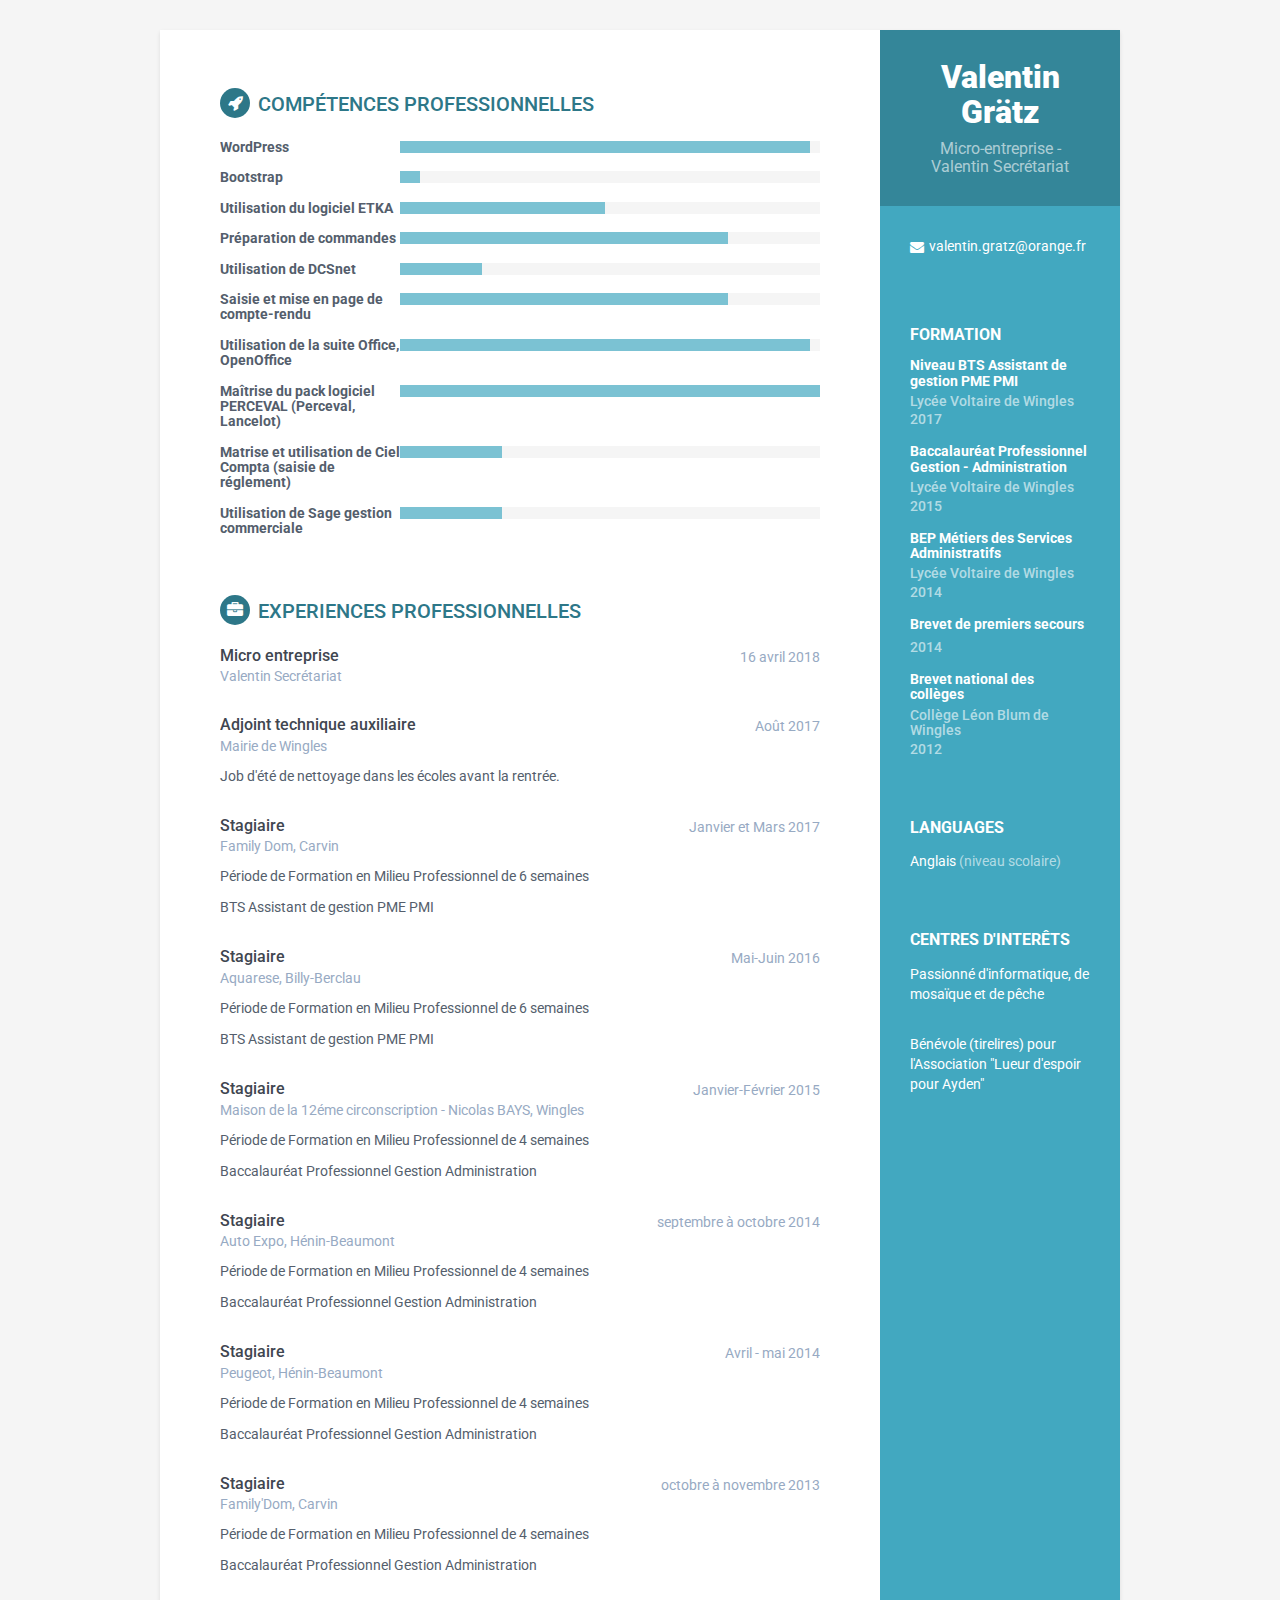
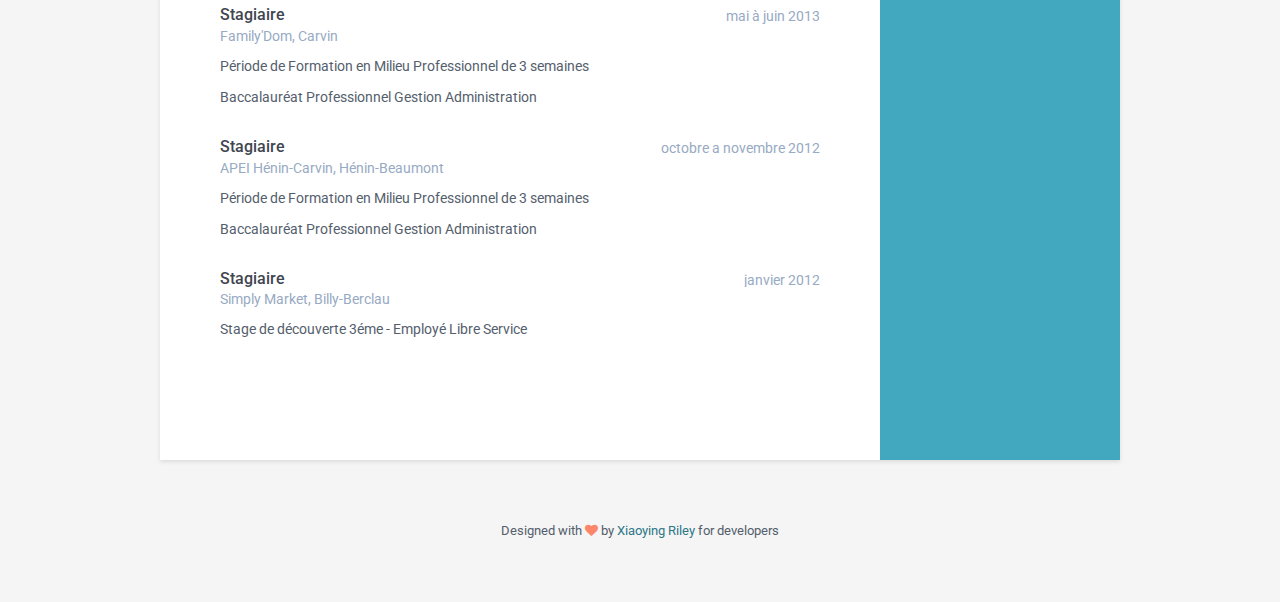
<file: e-cv/v0.1/index.html>
<!DOCTYPE html>
<!--[if IE 8]> <html lang="en" class="ie8"> <![endif]-->  
<!--[if IE 9]> <html lang="en" class="ie9"> <![endif]-->  
<!--[if !IE]><!--> <html lang="en"> <!--<![endif]-->  
<head>
    <title>Valentin Grätz - e-cv</title>
    <!-- Meta -->
    <meta charset="utf-8">
    <meta http-equiv="X-UA-Compatible" content="IE=edge">
    <meta name="viewport" content="width=device-width, initial-scale=1.0">
    <meta name="description" content="Responsive HTML5 Resume/CV Template for Developers">
    <meta name="author" content="Xiaoying Riley at 3rd Wave Media">    
     
    <link href='https://fonts.googleapis.com/css?family=Roboto:400,500,400italic,300italic,300,500italic,700,700italic,900,900italic' rel='stylesheet' type='text/css'>
    <!-- Global CSS -->
    <link rel="stylesheet" href="assets/plugins/bootstrap/css/bootstrap.min.css">   
    <!-- Plugins CSS -->
    <link rel="stylesheet" href="assets/plugins/font-awesome/css/font-awesome.css">
    
    <!-- Theme CSS -->  
    <link id="theme-style" rel="stylesheet" href="assets/css/styles.css">
    <!-- HTML5 shim and Respond.js for IE8 support of HTML5 elements and media queries -->
    <!--[if lt IE 9]>
      <script src="https://oss.maxcdn.com/html5shiv/3.7.2/html5shiv.min.js"></script>
      <script src="https://oss.maxcdn.com/respond/1.4.2/respond.min.js"></script>
    <![endif]-->
</head> 

<body>
    <div class="wrapper">
        <div class="sidebar-wrapper">
            <div class="profile-container">
                <h1 class="name">Valentin Grätz</h1>
                <h3 class="tagline">Micro-entreprise - Valentin Secrétariat</h3>
            </div><!--//profile-container-->
            
            <div class="contact-container container-block">
                <ul class="list-unstyled contact-list">
                    <li class="email"><i class="fa fa-envelope"></i><a href="mailto: valentin.gratz@orange.fr">valentin.gratz@orange.fr</a></li>
                </ul>
            </div><!--//contact-container-->
            <div class="education-container container-block">
                <h2 class="container-block-title">FORMATION</h2>
                <div class="item">
                    <h4 class="degree">Niveau BTS Assistant de gestion PME PMI</h4>
                    <h5 class="meta">Lycée Voltaire de Wingles</h5>
                    <div class="time">2017</div>
                </div><!--//item-->
                <div class="item">
                    <h4 class="degree">Baccalauréat Professionnel Gestion - Administration</h4>
                    <h5 class="meta">Lycée Voltaire de Wingles</h5>
                    <div class="time">2015</div>
                </div><!--//item-->
                 <div class="item">
                    <h4 class="degree">BEP Métiers des Services Administratifs</h4>
                    <h5 class="meta">Lycée Voltaire de Wingles</h5>
                    <div class="time">2014</div>
                </div><!--//item-->
                <div class="item">
                    <h4 class="degree">Brevet de premiers secours</h4>
                    <div class="time">2014</div>
                </div><!--//item-->
                <div class="item">
                    <h4 class="degree">Brevet national des collèges</h4>
                    <h5 class="meta">Collège Léon Blum de Wingles</h5>
                    <div class="time">2012</div>
                </div><!--//item-->
            </div><!--//education-container-->
            
            <div class="languages-container container-block">
                <h2 class="container-block-title">Languages</h2>
                <ul class="list-unstyled interests-list">
                    <li>Anglais <span class="lang-desc">(niveau scolaire)</span></li>
                </ul>
            </div><!--//interests-->
            
            <div class="interests-container container-block">
                <h2 class="container-block-title">Centres d'interêts</h2>
                <ul class="list-unstyled interests-list">
                    <li>Passionné d'informatique, de mosaïque et de pêche</li>
<br />
                    <li>Bénévole (tirelires) pour l'Association "Lueur d'espoir pour Ayden"</li>
                </ul>
            </div><!--//interests-->
            
        </div><!--//sidebar-wrapper-->
        
        <div class="main-wrapper">

            
            <section class="skills-section section">
                <h2 class="section-title"><i class="fa fa-rocket"></i>Compétences Professionnelles</h2>
                <div class="skillset">        

           		              <div class="item">
                        <h3 class="level-title">WordPress</h3>
                        <div class="level-bar">
                            <div class="level-bar-inner" data-level="100%">
                            </div>                                      
                        </div><!--//level-bar-->                                 
                    </div><!--//item-->
                       <div class="item">
                        <h3 class="level-title">Bootstrap</h3>
                        <div class="level-bar">
                            <div class="level-bar-inner" data-level="5%">
                            </div>                                      
                        </div><!--//level-bar-->                                 
                    </div><!--//item-->
                               		              <div class="item">
                        <h3 class="level-title">Utilisation du logiciel ETKA</h3>
                        <div class="level-bar">
                            <div class="level-bar-inner" data-level="50%">
                            </div>                                      
                        </div><!--//level-bar-->                                 
                    </div><!--//item-->
                               		              <div class="item">
                        <h3 class="level-title">Préparation de commandes</h3>
                        <div class="level-bar">
                            <div class="level-bar-inner" data-level="80%">
                            </div>                                      
                        </div><!--//level-bar-->                                 
                    </div><!--//item-->
                               		              <div class="item">
                        <h3 class="level-title">Utilisation de DCSnet</h3>
                        <div class="level-bar">
                            <div class="level-bar-inner" data-level="20%">
                            </div>                                      
                        </div><!--//level-bar-->                                 
                    </div><!--//item-->
                               		              <div class="item">
                        <h3 class="level-title">Saisie et mise en page de compte-rendu</h3>
                        <div class="level-bar">
                            <div class="level-bar-inner" data-level="80%">
                            </div>                                      
                        </div><!--//level-bar-->                                 
                    </div><!--//item-->
                               		              <div class="item">
                        <h3 class="level-title">Utilisation de la suite Office, OpenOffice</h3>
                        <div class="level-bar">
                            <div class="level-bar-inner" data-level="100%">
                            </div>                                      
                        </div><!--//level-bar-->                                 
                    </div><!--//item-->
                               		              <div class="item">
                        <h3 class="level-title">Maîtrise du pack logiciel PERCEVAL (Perceval, Lancelot)</h3>
                        <div class="level-bar">
                            <div class="level-bar-inner" data-level="500%">
                            </div>                                      
                        </div><!--//level-bar-->                                 
                    </div><!--//item-->
                               		              <div class="item">
                        <h3 class="level-title">Matrise et utilisation de Ciel Compta (saisie de réglement)</h3>
                        <div class="level-bar">
                            <div class="level-bar-inner" data-level="25%">
                            </div>                                      
                        </div><!--//level-bar-->                                 
                    </div><!--//item-->
                               		              <div class="item">
                        <h3 class="level-title">Utilisation de Sage gestion commerciale</h3>
                        <div class="level-bar">
                            <div class="level-bar-inner" data-level="25%">
                            </div>                                      
                        </div><!--//level-bar-->                                 
                    </div><!--//item-->
                    

                    
                </div>  
            </section><!--//skills-section-->
            </section><!--//section-->
            
            <section class="section experiences-section">
                <h2 class="section-title"><i class="fa fa-briefcase"></i>EXPERIENCES PROFESSIONNELLES</h2>

                <div class="item">
                    <div class="meta">
                        <div class="upper-row">
                            <h3 class="job-title">Micro entreprise</h3>
                            <div class="time">16 avril 2018</div>
                        </div><!--//upper-row-->
                        <div class="company">Valentin Secrétariat</div>
                    </div><!--//meta-->
                    <div class="details">
                        <p></p>  
                    </div><!--//details-->
                </div><!--//item-->
                
                <div class="item">
                    <div class="meta">
                        <div class="upper-row">
                            <h3 class="job-title">Adjoint technique auxiliaire</h3>
                            <div class="time">Août 2017</div>
                        </div><!--//upper-row-->
                        <div class="company">Mairie de Wingles</div>
                    </div><!--//meta-->
                    <div class="details">
                        <p>Job d'été de nettoyage dans les écoles avant la rentrée. </p>  
                    </div><!--//details-->
                </div><!--//item-->
                
                <div class="item">
                    <div class="meta">
                        <div class="upper-row">
                            <h3 class="job-title">Stagiaire</h3>
                            <div class="time">Janvier et Mars 2017</div>
                        </div><!--//upper-row-->
                        <div class="company">Family Dom, Carvin</div>
                    </div><!--//meta-->
                    <div class="details">
                        <p>Période de Formation en Milieu Professionnel de 6 semaines</p>                        <p>BTS Assistant de gestion PME PMI</p>  
                        
                    </div><!--//details-->
                </div><!--//item-->
                
                <div class="item">
                    <div class="meta">
                        <div class="upper-row">
                            <h3 class="job-title">Stagiaire</h3>
                            <div class="time">Mai-Juin 2016</div>
                        </div><!--//upper-row-->
                        <div class="company">Aquarese, Billy-Berclau</div>
                    </div><!--//meta-->
                    <div class="details">
                        <p>Période de Formation en Milieu Professionnel de 6 semaines</p>				<p>BTS Assistant de gestion PME PMI</p>
                    </div><!--//details-->
                </div><!--//item-->

                                <div class="item">
                    <div class="meta">
                        <div class="upper-row">
                            <h3 class="job-title">Stagiaire</h3>
                            <div class="time">Janvier-Février 2015</div>
                        </div><!--//upper-row-->
                        <div class="company">Maison de la 12éme circonscription - Nicolas BAYS, Wingles</div>
                                                <p>Période de Formation en Milieu Professionnel de 4 semaines </p>	<p>Baccalauréat Professionnel Gestion Administration</p>
                    </div><!--//meta-->
                    <div class="details">

                    </div><!--//details-->
                </div><!--//item-->

                                <div class="item">
                    <div class="meta">
                        <div class="upper-row">
                            <h3 class="job-title">Stagiaire</h3>
                            <div class="time">septembre à octobre 2014</div>
                        </div><!--//upper-row-->
                        <div class="company">Auto Expo, Hénin-Beaumont</div>
                    </div><!--//meta-->
                    <div class="details">
                        <p>Période de Formation en Milieu Professionnel de 4 semaines</p> 	<p>Baccalauréat Professionnel Gestion Administration</p>

                    </div><!--//details-->
                </div><!--//item-->

                                <div class="item">
                    <div class="meta">
                        <div class="upper-row">
                            <h3 class="job-title">Stagiaire</h3>
                            <div class="time">Avril - mai 2014</div>
                        </div><!--//upper-row-->
                        <div class="company">Peugeot, Hénin-Beaumont</div>
                    </div><!--//meta-->
                    <div class="details">
                        <p>Période de Formation en Milieu Professionnel de 4 semaines</p> 	<p>Baccalauréat Professionnel Gestion Administration</p>
                    </div><!--//details-->
                </div><!--//item-->

                                <div class="item">
                    <div class="meta">
                        <div class="upper-row">
                            <h3 class="job-title">Stagiaire</h3>
                            <div class="time">octobre à novembre 2013</div>
                        </div><!--//upper-row-->
                        <div class="company">Family'Dom, Carvin</div>
                    </div><!--//meta-->
                    <div class="details">
                        <p>Période de Formation en Milieu Professionnel de 4 semaines</p> 	<p>Baccalauréat Professionnel Gestion Administration</p>
                    </div><!--//details-->
                </div><!--//item-->

                                <div class="item">
                    <div class="meta">
                        <div class="upper-row">
                            <h3 class="job-title">Stagiaire</h3>
                            <div class="time">mai à juin 2013</div>
                        </div><!--//upper-row-->
                        <div class="company">Family'Dom, Carvin</div>
                    </div><!--//meta-->
                    <div class="details">
                        <p>Période de Formation en Milieu Professionnel de 3 semaines</p> 	<p>Baccalauréat Professionnel Gestion Administration</p>
                    </div><!--//details-->
                </div><!--//item-->

                                <div class="item">
                    <div class="meta">
                        <div class="upper-row">
                            <h3 class="job-title">Stagiaire</h3>
                            <div class="time">octobre a novembre 2012</div>
                        </div><!--//upper-row-->
                        <div class="company">APEI Hénin-Carvin, Hénin-Beaumont</div>
                    </div><!--//meta-->
                    <div class="details">
                        <p>Période de Formation en Milieu Professionnel de 3 semaines </p> 	<p>Baccalauréat Professionnel Gestion Administration</p>
                    </div><!--//details-->
                </div><!--//item-->

                                <div class="item">
                    <div class="meta">
                        <div class="upper-row">
                            <h3 class="job-title">Stagiaire</h3>
                            <div class="time">janvier 2012</div>
                        </div><!--//upper-row-->
                        <div class="company">Simply Market, Billy-Berclau</div>
                    </div><!--//meta-->
                    <div class="details">
                        <p>Stage de découverte 3éme - Employé Libre Service</p>
                    </div><!--//details-->
                </div><!--//item-->
                
            </section><!--//section-->
            

            
        </div><!--//main-body-->
    </div>
 
    <footer class="footer">
        <div class="text-center">
                <!--/* This template is released under the Creative Commons Attribution 3.0 License. Please keep the attribution link below when using for your own project. Thank you for your support. :) If you'd like to use the template without the attribution, you can check out other license options via our website: themes.3rdwavemedia.com */-->
                <small class="copyright">Designed with <i class="fa fa-heart"></i> by <a href="http://themes.3rdwavemedia.com" target="_blank">Xiaoying Riley</a> for developers</small>
        </div><!--//container-->
    </footer><!--//footer-->
 
    <!-- Javascript -->          
    <script type="text/javascript" src="assets/plugins/jquery-1.11.3.min.js"></script>
    <script type="text/javascript" src="assets/plugins/bootstrap/js/bootstrap.min.js"></script>    
    <!-- custom js -->
    <script type="text/javascript" src="assets/js/main.js"></script>            
</body>
</html>
</file>
<file: e-cv/v0.1/assets/css/styles.css>
/*   
 * Template Name: Orbit - Responsive Resume/CV Template for Developers
 * Version: 1.0
 * Author: Xiaoying Riley
 * Twitter: @3rdwave_themes
 * License: Creative Commons Attribution 3.0 License
 * Website: http://themes.3rdwavemedia.com/
*/
/* styles.css */
/* ======= Base ======= */
body {
  font-family: 'Roboto', sans-serif;
  color: #545E6C;
  background: #f5f5f5;
  font-size: 14px;
  padding: 30px;
  -webkit-font-smoothing: antialiased;
  -moz-osx-font-smoothing: grayscale;
}
h1,
h2,
h3,
h4,
h5,
h6 {
  font-weight: 700;
}
a {
  color: #2d7788;
  -webkit-transition: all 0.4s ease-in-out;
  -moz-transition: all 0.4s ease-in-out;
  -ms-transition: all 0.4s ease-in-out;
  -o-transition: all 0.4s ease-in-out;
}
a:hover {
  text-decoration: underline;
  color: #1a454f;
}
a:focus {
  text-decoration: none;
}
p {
  line-height: 1.5;
}
.wrapper {
  background: #42A8C0;
  max-width: 960px;
  margin: 0 auto;
  position: relative;
  -webkit-box-shadow: 0px 2px 4px rgba(0, 0, 0, 0.1);
  -moz-box-shadow: 0px 2px 4px rgba(0, 0, 0, 0.1);
  box-shadow: 0px 2px 4px rgba(0, 0, 0, 0.1);
}
.sidebar-wrapper {
  background: #42A8C0;
  position: absolute;
  right: 0;
  width: 240px;
  height: 100%;
  min-height: 800px;
  color: #fff;
}
.sidebar-wrapper a {
  color: #fff;
}
.sidebar-wrapper .profile-container {
  padding: 30px;
  background: rgba(0, 0, 0, 0.2);
  text-align: center;
  color: #fff;
}
.sidebar-wrapper .name {
  font-size: 32px;
  font-weight: 900;
  margin-top: 0;
  margin-bottom: 10px;
}
.sidebar-wrapper .tagline {
  color: rgba(255, 255, 255, 0.6);
  font-size: 16px;
  font-weight: 400;
  margin-top: 0;
  margin-bottom: 0;
}
.sidebar-wrapper .profile {
  margin-bottom: 15px;
}
.sidebar-wrapper .contact-list .fa {
  margin-right: 5px;
  font-size: 18px;
  vertical-align: middle;
}
.sidebar-wrapper .contact-list li {
  margin-bottom: 15px;
}
.sidebar-wrapper .contact-list li:last-child {
  margin-bottom: 0;
}
.sidebar-wrapper .contact-list .email .fa {
  font-size: 14px;
}
.sidebar-wrapper .container-block {
  padding: 30px;
}
.sidebar-wrapper .container-block-title {
  text-transform: uppercase;
  font-size: 16px;
  font-weight: 700;
  margin-top: 0;
  margin-bottom: 15px;
}
.sidebar-wrapper .degree {
  font-size: 14px;
  margin-top: 0;
  margin-bottom: 5px;
}
.sidebar-wrapper .education-container .item {
  margin-bottom: 15px;
}
.sidebar-wrapper .education-container .item:last-child {
  margin-bottom: 0;
}
.sidebar-wrapper .education-container .meta {
  color: rgba(255, 255, 255, 0.6);
  font-weight: 500;
  margin-bottom: 0px;
  margin-top: 0;
}
.sidebar-wrapper .education-container .time {
  color: rgba(255, 255, 255, 0.6);
  font-weight: 500;
  margin-bottom: 0px;
}
.sidebar-wrapper .languages-container .lang-desc {
  color: rgba(255, 255, 255, 0.6);
}
.sidebar-wrapper .languages-list {
  margin-bottom: 0;
}
.sidebar-wrapper .languages-list li {
  margin-bottom: 10px;
}
.sidebar-wrapper .languages-list li:last-child {
  margin-bottom: 0;
}
.sidebar-wrapper .interests-list {
  margin-bottom: 0;
}
.sidebar-wrapper .interests-list li {
  margin-bottom: 10px;
}
.sidebar-wrapper .interests-list li:last-child {
  margin-bottom: 0;
}
.main-wrapper {
  background: #fff;
  padding: 60px;
  padding-right: 300px;
}
.main-wrapper .section-title {
  text-transform: uppercase;
  font-size: 20px;
  font-weight: 500;
  color: #2d7788;
  position: relative;
  margin-top: 0;
  margin-bottom: 20px;
}
.main-wrapper .section-title .fa {
  width: 30px;
  height: 30px;
  margin-right: 8px;
  display: inline-block;
  color: #fff;
  -webkit-border-radius: 50%;
  -moz-border-radius: 50%;
  -ms-border-radius: 50%;
  -o-border-radius: 50%;
  border-radius: 50%;
  -moz-background-clip: padding;
  -webkit-background-clip: padding-box;
  background-clip: padding-box;
  background: #2d7788;
  text-align: center;
  padding-top: 8px;
  font-size: 16px;
  position: relative;
  top: -2px;
}
.main-wrapper .section {
  margin-bottom: 60px;
}
.main-wrapper .experiences-section .item {
  margin-bottom: 30px;
}
.main-wrapper .upper-row {
  position: relative;
  overflow: hidden;
  margin-bottom: 2px;
}
.main-wrapper .job-title {
  color: #3F4650;
  font-size: 16px;
  margin-top: 0;
  margin-bottom: 0;
  font-weight: 500;
}
.main-wrapper .time {
  position: absolute;
  right: 0;
  top: 0;
  color: #97AAC3;
}
.main-wrapper .company {
  margin-bottom: 10px;
  color: #97AAC3;
}
.main-wrapper .project-title {
  font-size: 16px;
  font-weight: 400;
  margin-top: 0;
  margin-bottom: 5px;
}
.main-wrapper .projects-section .intro {
  margin-bottom: 30px;
}
.main-wrapper .projects-section .item {
  margin-bottom: 15px;
}
.skillset .item {
  margin-bottom: 15px;
  overflow: hidden;
}
.skillset .level-title {
  font-size: 14px;
  margin-top: 0;
  margin-bottom: 12px;
}
.skillset .level-bar {
  height: 12px;
  background: #f5f5f5;
}
.skillset .level-bar-inner {
  height: 12px;
  background: #7bc2d3;
}
.footer {
  padding: 30px;
  padding-top: 60px;
}
.footer .copyright {
  line-height: 1.6;
  color: #545E6C;
  font-size: 13px;
}
.footer .fa-heart {
  color: #fb866a;
}
/* Extra small devices (phones, less than 768px) */
@media (max-width: 767px) {
  .sidebar-wrapper {
    position: static;
    width: inherit;
  }
  .main-wrapper {
    padding: 30px;
  }
  .main-wrapper .time {
    position: static;
    display: block;
    margin-top: 5px;
  }
  .main-wrapper .upper-row {
    margin-bottom: 0;
  }
}
/* Small devices (tablets, 768px and up) */
/* Medium devices (desktops, 992px and up) */
@media (min-width: 992px) {
  .skillset .level-title {
    display: inline-block;
    float: left;
    width: 30%;
    margin-bottom: 0;
  }
  .skillset .level-bar {
    display: inline-block;
    width: 70%;
    float: left;
    position: relative;
    top: 1px;
  }
}
/* Large devices (large desktops, 1200px and up) */
/* Ex-Large devices (large desktops, 1200px and up) */
</file>
